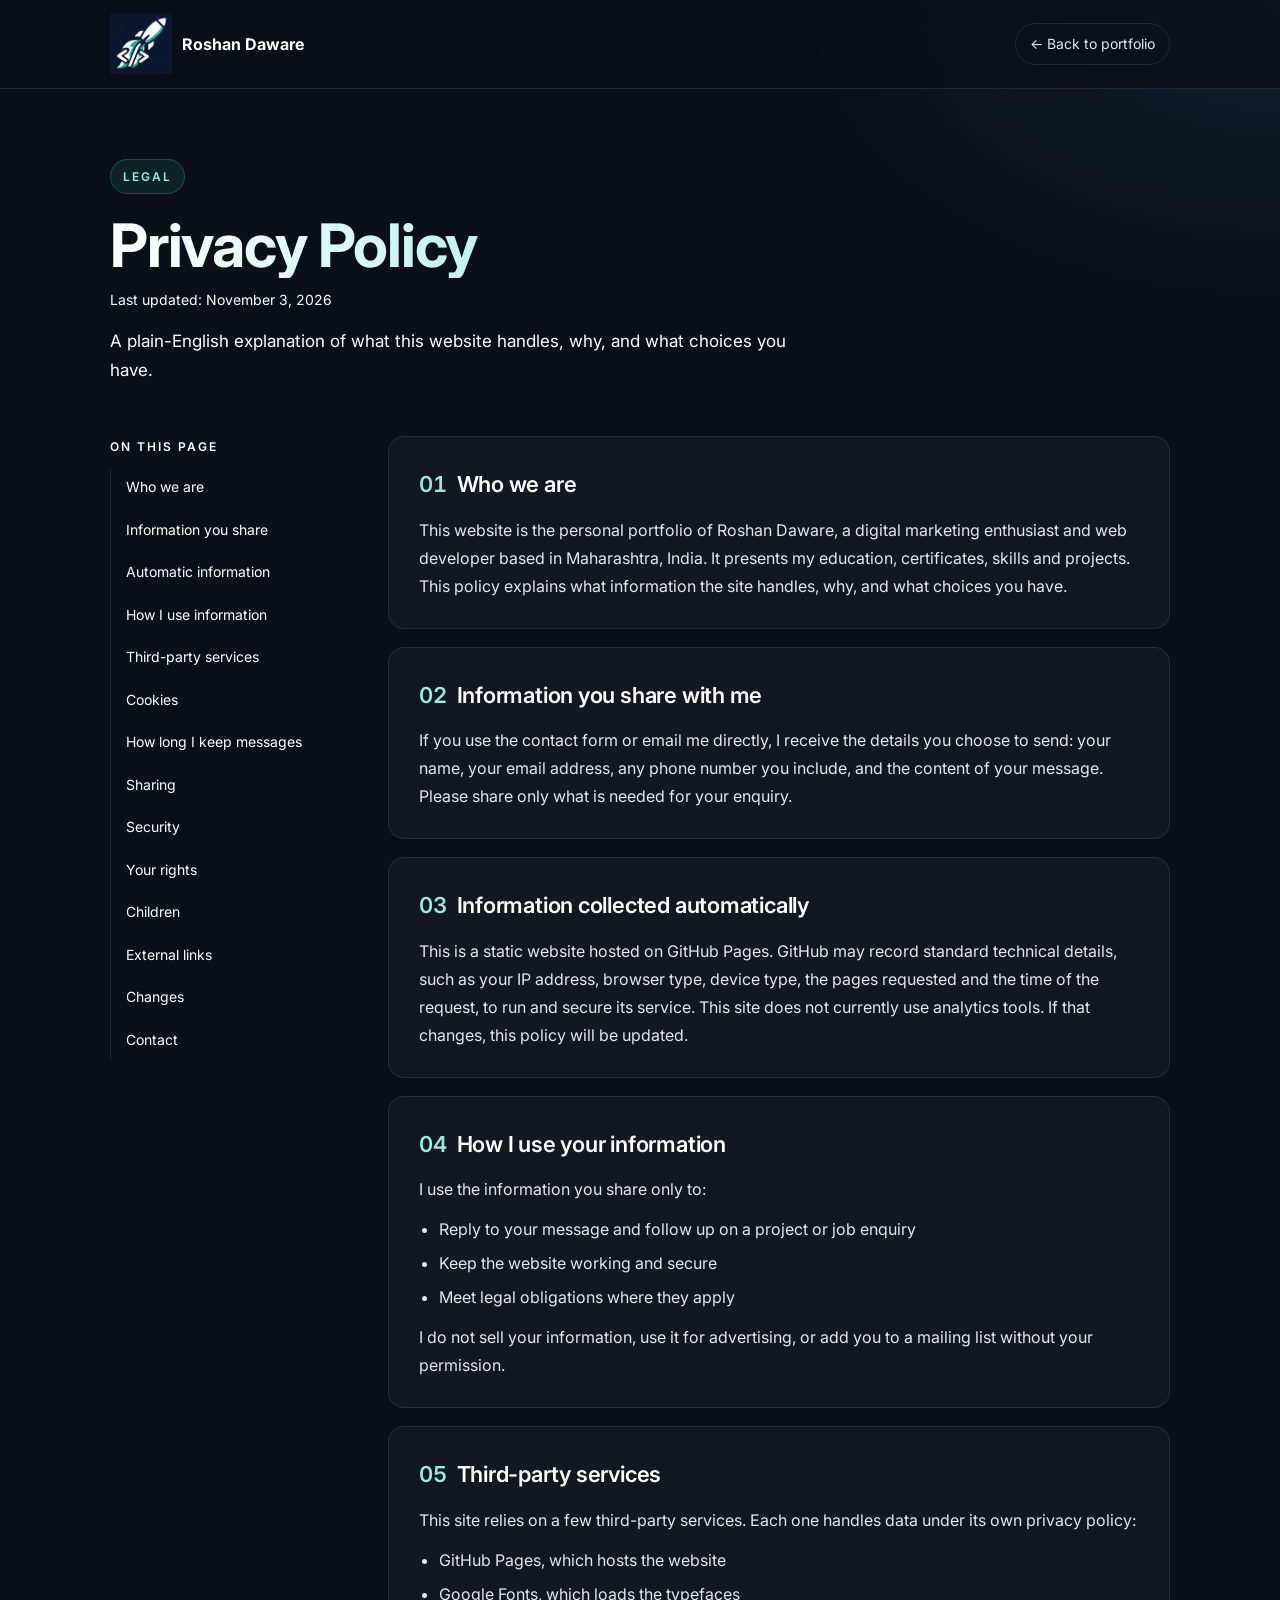
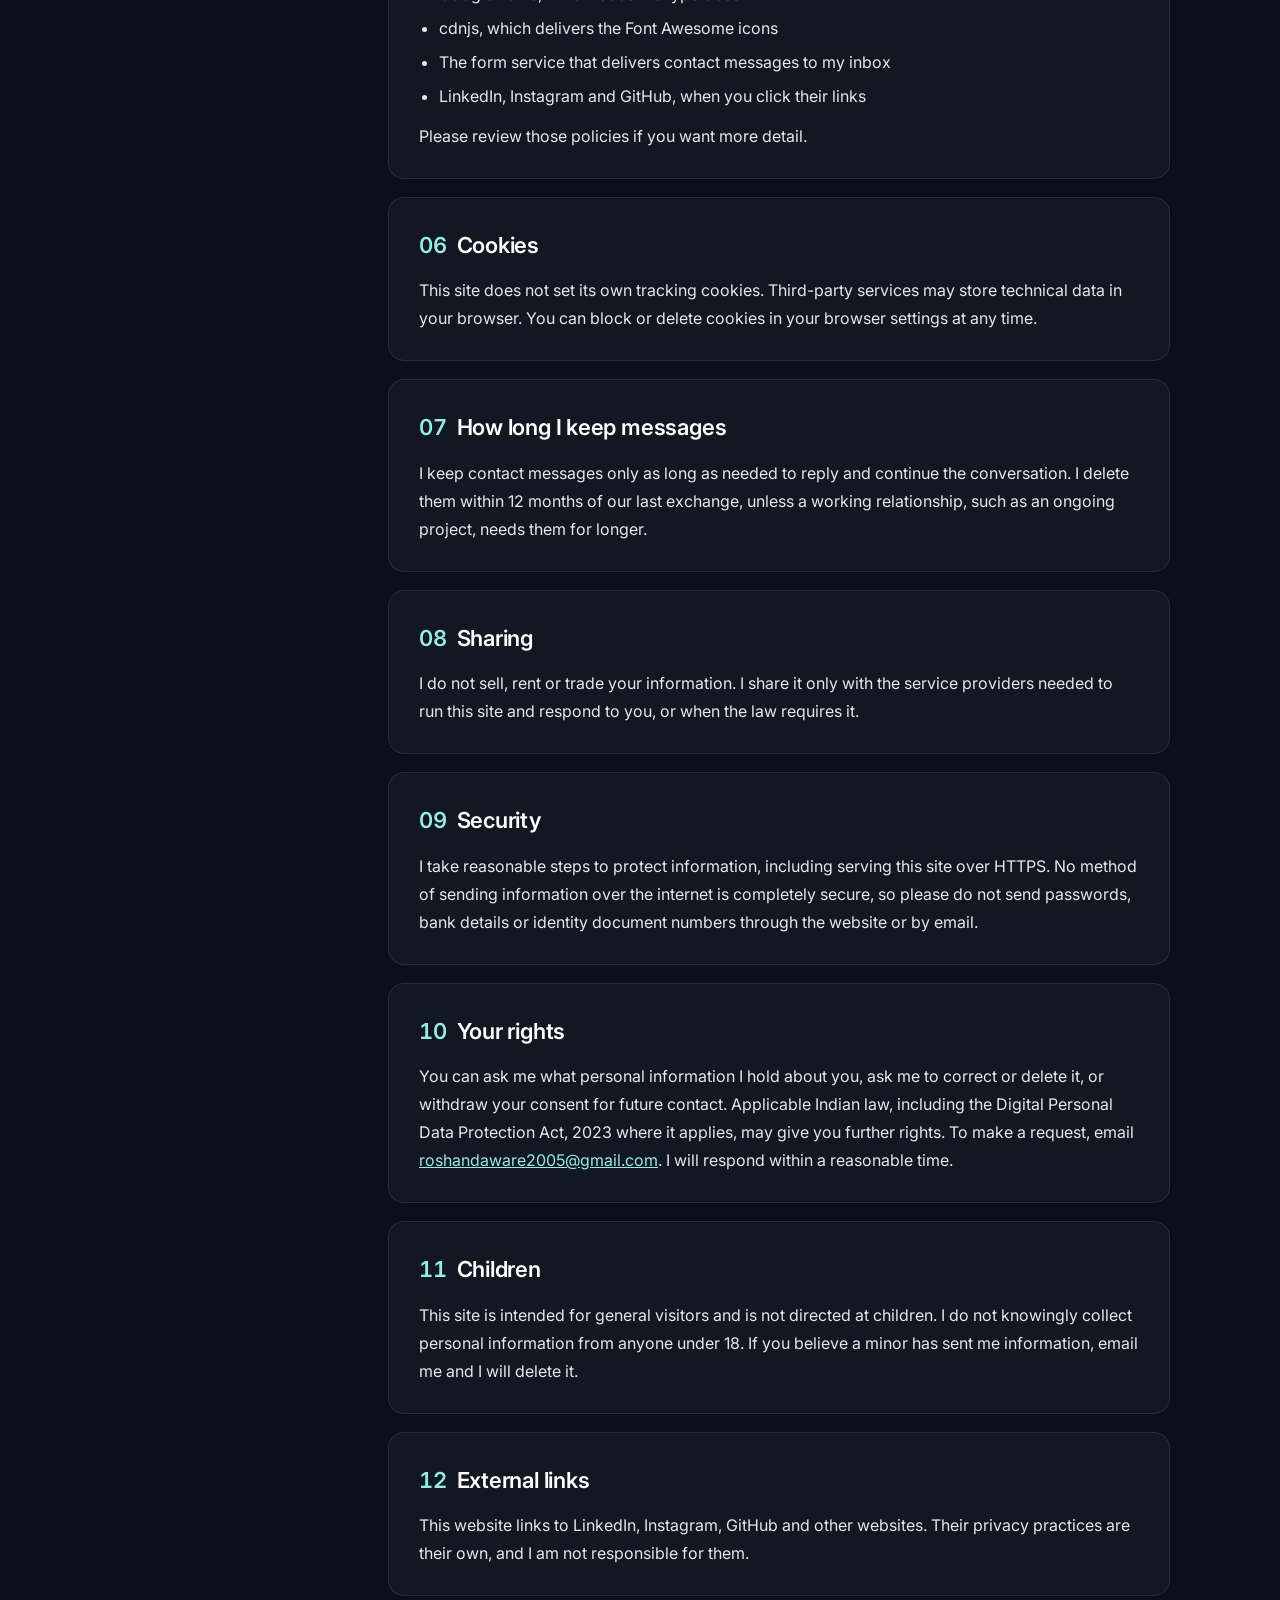
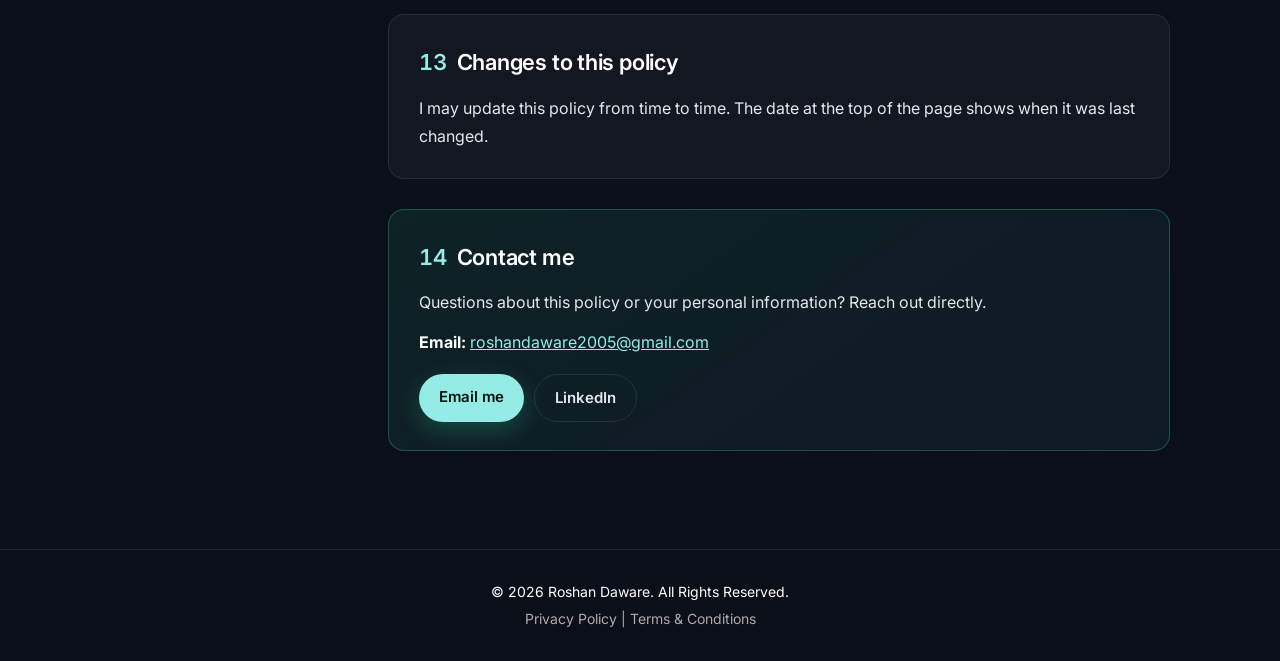
<file: privacy-policy.html>
<!DOCTYPE html>
<html lang="en">

<head>

    <meta charset="UTF-8">

    <meta name="viewport" content="width=device-width, initial-scale=1.0">

    <title>Privacy Policy | Roshan Daware</title>

    <meta name="description"
        content="How Roshan Daware's portfolio website handles information submitted through the contact form, and your rights over that information.">

    <meta name="author" content="Roshan Daware">

    <meta name="robots" content="index, follow">

    <meta name="theme-color" content="#0b0f19">

    <link rel="canonical" href="https://roshandaware.netlify.app/privacy-policy.html">

    <link rel="icon" type="image/png" href="images/favicon.png">

    <link rel="preconnect" href="https://fonts.googleapis.com">

    <link rel="preconnect" href="https://fonts.gstatic.com" crossorigin>

    <link href="https://fonts.googleapis.com/css2?family=Inter:wght@400;500;600;700&display=swap" rel="stylesheet">

    <link rel="stylesheet" href="https://cdnjs.cloudflare.com/ajax/libs/font-awesome/6.4.0/css/all.min.css">

    <link rel="stylesheet" href="legal.css">

</head>

<body>

    <a href="#main" class="skip-link">Skip to main content</a>


    <!-- ================= TOP BAR ================= -->

    <header class="topbar">

        <div class="topbar-inner">

            <a href="index.html" class="brand">
                <img src="images/favicon.png" alt="Roshan Daware logo" class="logo-img">
                Roshan Daware
            </a>

            <a href="index.html" class="back-link">&larr; Back to portfolio</a>

        </div>

    </header>


    <!-- ================= HERO ================= -->

    <div class="legal-hero">

        <span class="eyebrow hero-anim">Legal</span>

        <h1 class="hero-anim delay-1">Privacy Policy</h1>

        <p class="updated hero-anim delay-2">Last updated: November 3, 2026</p>

        <p class="intro hero-anim delay-2">
            A plain-English explanation of what this website handles, why,
            and what choices you have.
        </p>

    </div>


    <!-- ================= LAYOUT ================= -->

    <div class="legal-layout">

        <nav class="toc" aria-label="On this page">

            <h2>On this page</h2>

            <ol>
                <li><a href="#about">Who we are</a></li>
                <li><a href="#shared-info">Information you share</a></li>
                <li><a href="#automatic">Automatic information</a></li>
                <li><a href="#use">How I use information</a></li>
                <li><a href="#third-party">Third-party services</a></li>
                <li><a href="#cookies">Cookies</a></li>
                <li><a href="#retention">How long I keep messages</a></li>
                <li><a href="#sharing">Sharing</a></li>
                <li><a href="#security">Security</a></li>
                <li><a href="#rights">Your rights</a></li>
                <li><a href="#children">Children</a></li>
                <li><a href="#links">External links</a></li>
                <li><a href="#changes">Changes</a></li>
                <li><a href="#contact">Contact</a></li>
            </ol>

        </nav>


        <main id="main" class="content">

            <section class="policy-section" id="about">
                <h2><span>01</span>Who we are</h2>
                <p>
                    This website is the personal portfolio of Roshan Daware,
                    a digital marketing enthusiast and web developer based in
                    Maharashtra, India. It presents my education, certificates,
                    skills and projects. This policy explains what information
                    the site handles, why, and what choices you have.
                </p>
            </section>

            <section class="policy-section" id="shared-info">
                <h2><span>02</span>Information you share with me</h2>
                <p>
                    If you use the contact form or email me directly, I receive
                    the details you choose to send: your name, your email address,
                    any phone number you include, and the content of your message.
                    Please share only what is needed for your enquiry.
                </p>
            </section>

            <section class="policy-section" id="automatic">
                <h2><span>03</span>Information collected automatically</h2>
                <p>
                    This is a static website hosted on GitHub Pages. GitHub may
                    record standard technical details, such as your IP address,
                    browser type, device type, the pages requested and the time of
                    the request, to run and secure its service. This site does not
                    currently use analytics tools. If that changes, this policy
                    will be updated.
                </p>
            </section>

            <section class="policy-section" id="use">
                <h2><span>04</span>How I use your information</h2>
                <p>I use the information you share only to:</p>
                <ul>
                    <li>Reply to your message and follow up on a project or job enquiry</li>
                    <li>Keep the website working and secure</li>
                    <li>Meet legal obligations where they apply</li>
                </ul>
                <p>
                    I do not sell your information, use it for advertising, or add
                    you to a mailing list without your permission.
                </p>
            </section>

            <section class="policy-section" id="third-party">
                <h2><span>05</span>Third-party services</h2>
                <p>
                    This site relies on a few third-party services. Each one handles
                    data under its own privacy policy:
                </p>
                <ul>
                    <li>GitHub Pages, which hosts the website</li>
                    <li>Google Fonts, which loads the typefaces</li>
                    <li>cdnjs, which delivers the Font Awesome icons</li>
                    <li>The form service that delivers contact messages to my inbox</li>
                    <li>LinkedIn, Instagram and GitHub, when you click their links</li>
                </ul>
                <p>Please review those policies if you want more detail.</p>
            </section>

            <section class="policy-section" id="cookies">
                <h2><span>06</span>Cookies</h2>
                <p>
                    This site does not set its own tracking cookies. Third-party
                    services may store technical data in your browser. You can block
                    or delete cookies in your browser settings at any time.
                </p>
            </section>

            <section class="policy-section" id="retention">
                <h2><span>07</span>How long I keep messages</h2>
                <p>
                    I keep contact messages only as long as needed to reply and
                    continue the conversation. I delete them within 12 months of our
                    last exchange, unless a working relationship, such as an ongoing
                    project, needs them for longer.
                </p>
            </section>

            <section class="policy-section" id="sharing">
                <h2><span>08</span>Sharing</h2>
                <p>
                    I do not sell, rent or trade your information. I share it only
                    with the service providers needed to run this site and respond
                    to you, or when the law requires it.
                </p>
            </section>

            <section class="policy-section" id="security">
                <h2><span>09</span>Security</h2>
                <p>
                    I take reasonable steps to protect information, including serving
                    this site over HTTPS. No method of sending information over the
                    internet is completely secure, so please do not send passwords,
                    bank details or identity document numbers through the website or
                    by email.
                </p>
            </section>

            <section class="policy-section" id="rights">
                <h2><span>10</span>Your rights</h2>
                <p>
                    You can ask me what personal information I hold about you, ask me
                    to correct or delete it, or withdraw your consent for future
                    contact. Applicable Indian law, including the Digital Personal
                    Data Protection Act, 2023 where it applies, may give you further
                    rights. To make a request, email
                    <a href="mailto:roshandaware2005@gmail.com">roshandaware2005@gmail.com</a>.
                    I will respond within a reasonable time.
                </p>
            </section>

            <section class="policy-section" id="children">
                <h2><span>11</span>Children</h2>
                <p>
                    This site is intended for general visitors and is not directed at
                    children. I do not knowingly collect personal information from
                    anyone under 18. If you believe a minor has sent me information,
                    email me and I will delete it.
                </p>
            </section>

            <section class="policy-section" id="links">
                <h2><span>12</span>External links</h2>
                <p>
                    This website links to LinkedIn, Instagram, GitHub and other
                    websites. Their privacy practices are their own, and I am not
                    responsible for them.
                </p>
            </section>

            <section class="policy-section" id="changes">
                <h2><span>13</span>Changes to this policy</h2>
                <p>
                    I may update this policy from time to time. The date at the top
                    of the page shows when it was last changed.
                </p>
            </section>

            <section class="policy-section contact-card" id="contact">
                <h2><span>14</span>Contact me</h2>
                <p>
                    Questions about this policy or your personal information? Reach
                    out directly.
                </p>
                <p>
                    <strong>Email:</strong>
                    <a href="mailto:roshandaware2005@gmail.com">roshandaware2005@gmail.com</a>
                </p>
                <div class="contact-buttons">
                    <a class="btn btn-primary" href="mailto:roshandaware2005@gmail.com">Email me</a>
                    <a class="btn btn-ghost"
                       href="https://www.linkedin.com/in/roshan-daware-102926284/"
                       target="_blank" rel="noopener noreferrer">
                        LinkedIn
                    </a>
                </div>
            </section>

        </main>

    </div>


    <!-- ================= FOOTER ================= -->
<footer class="site-footer">

    <p>© 2026 Roshan Daware. All Rights Reserved.</p>

    <p>
        <a href="privacy-policy.html">Privacy Policy</a> 
        <span>|</span>
        <a href="terms-and-conditions.html">Terms &amp; Conditions</a>
    </p>

</footer>

</body>

</html>
</file>
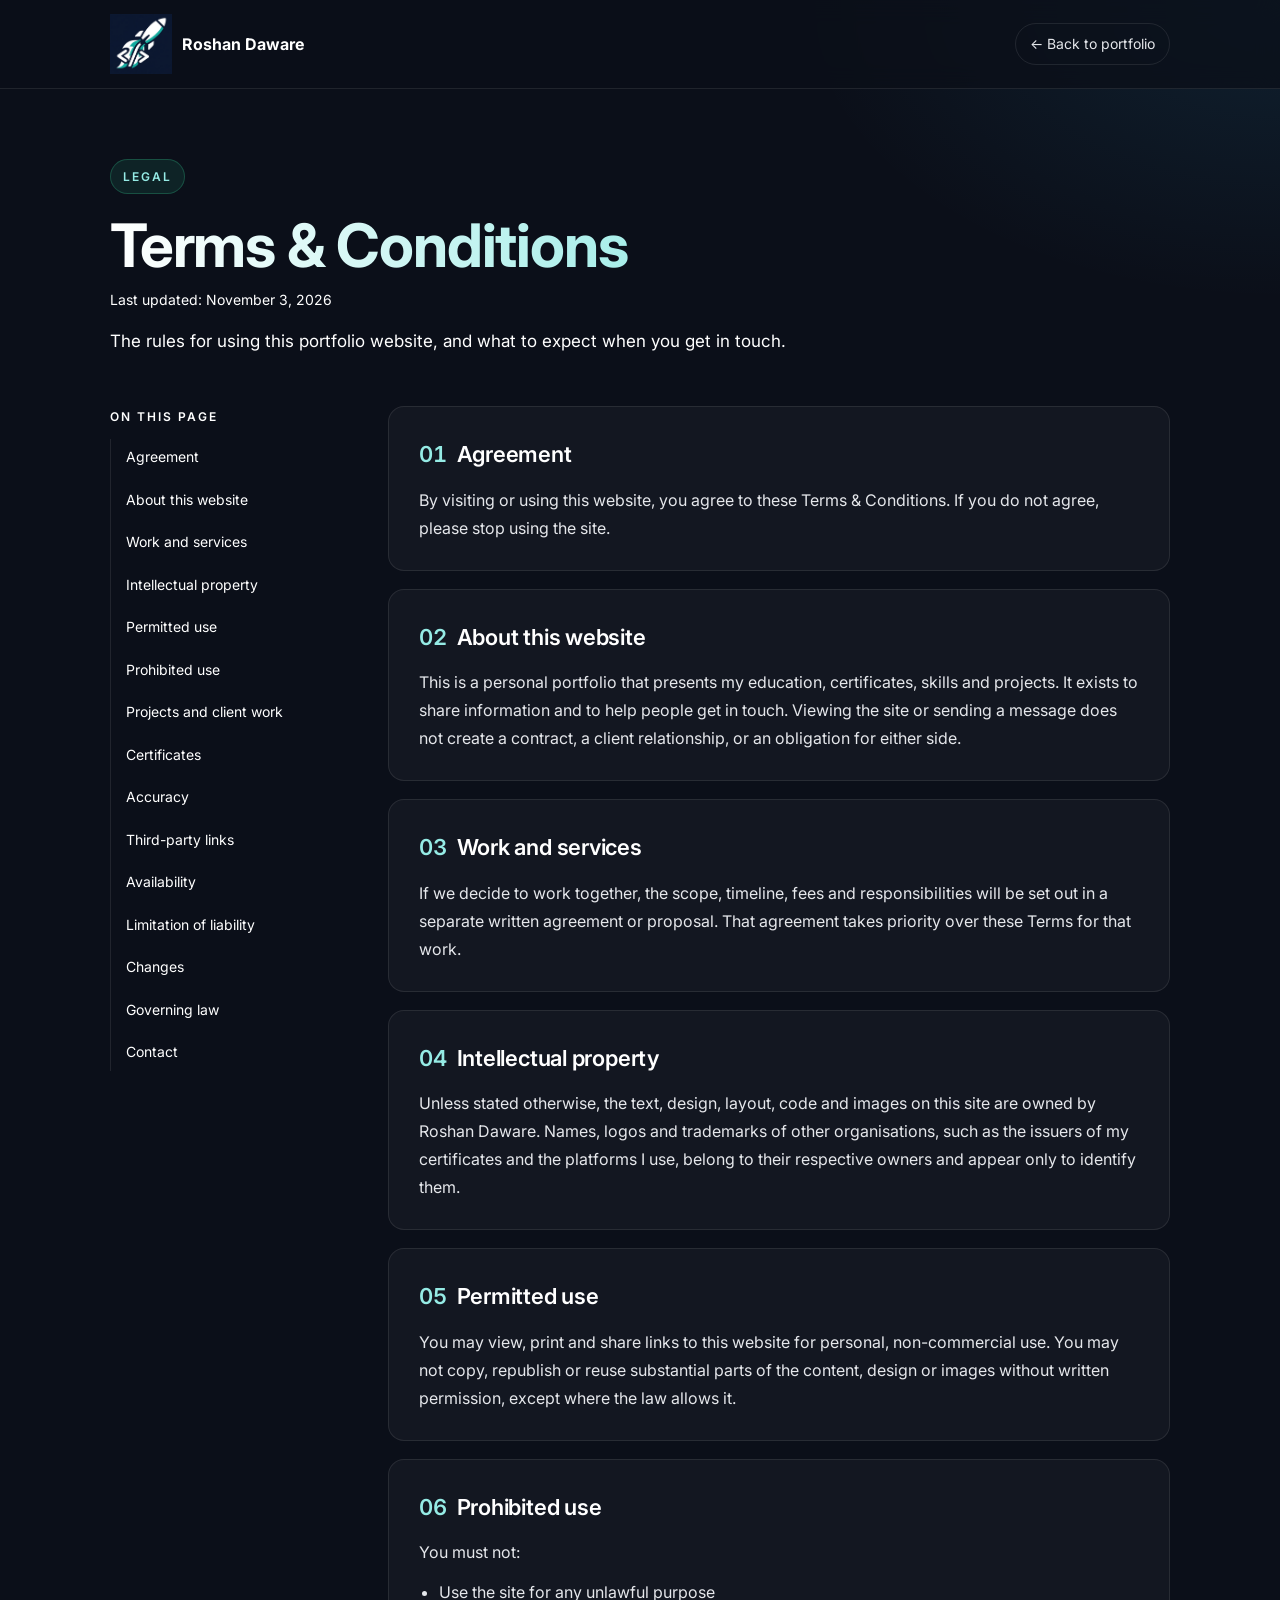
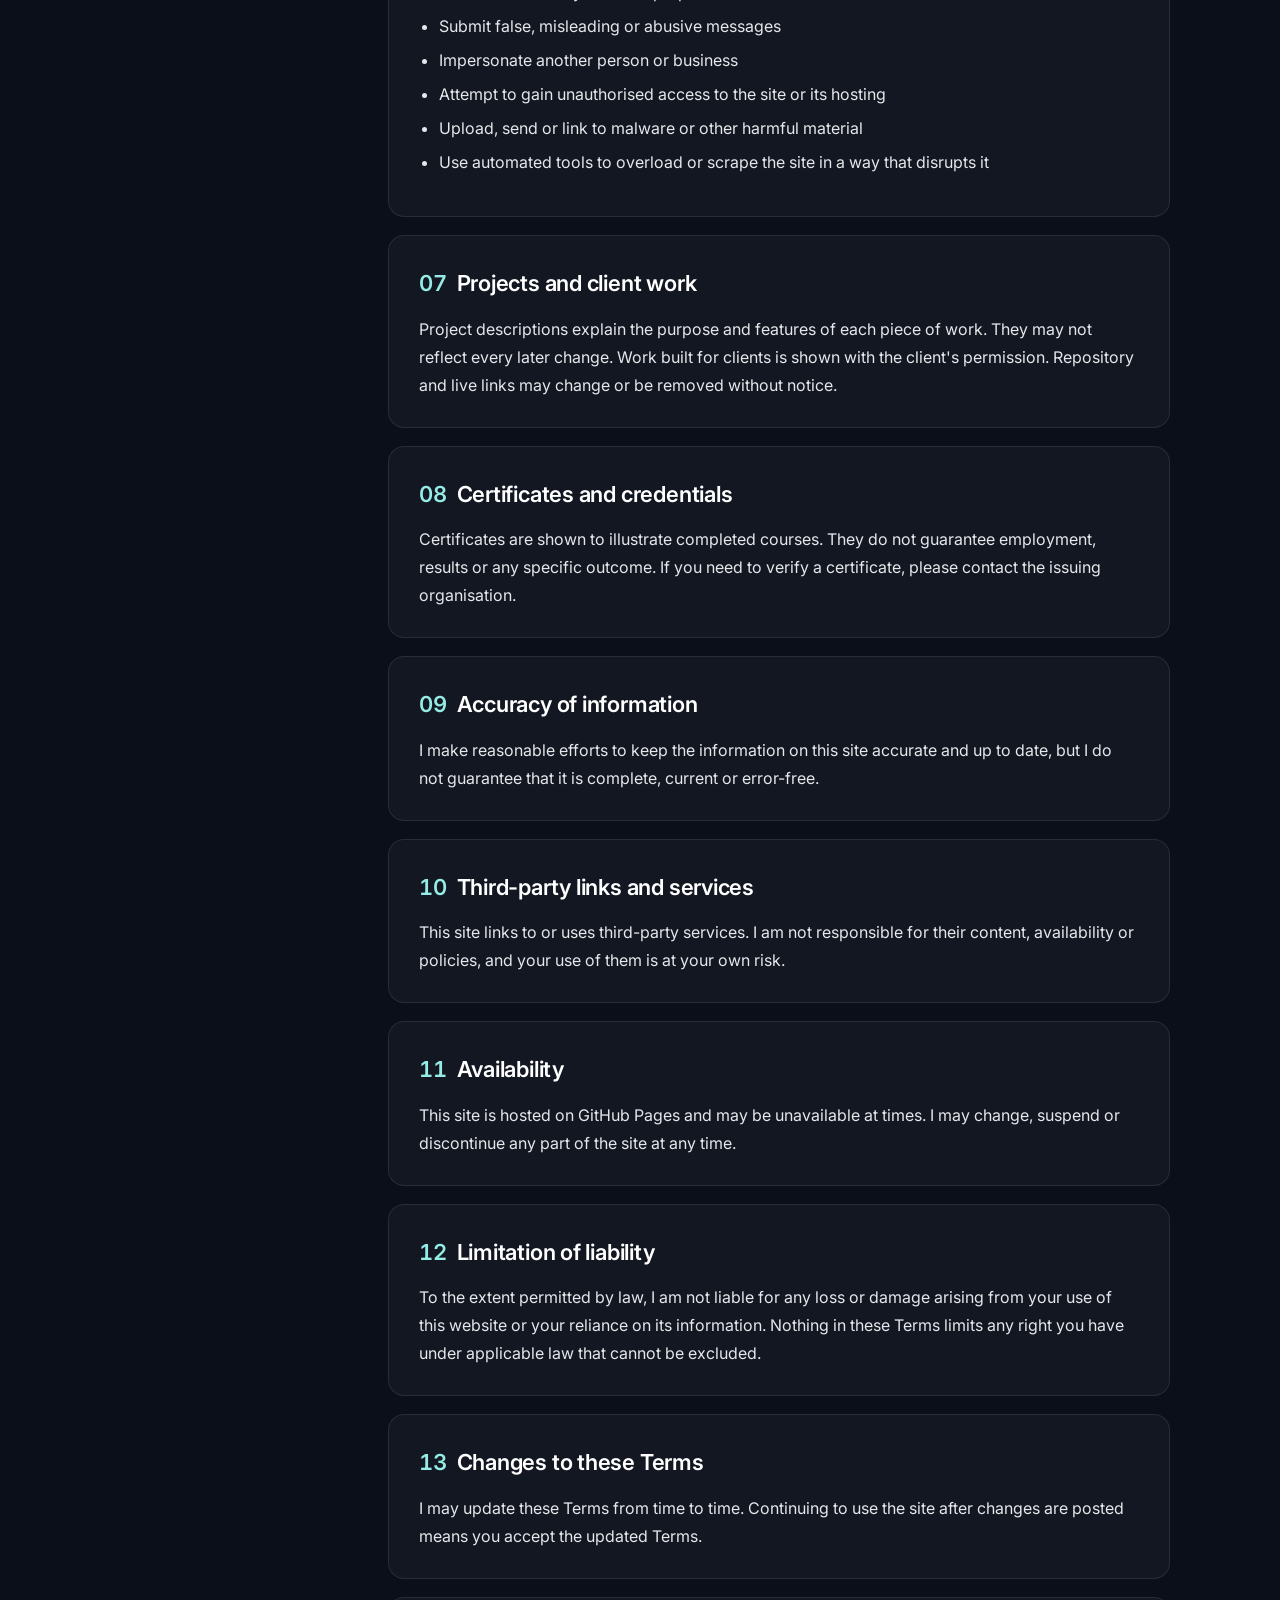
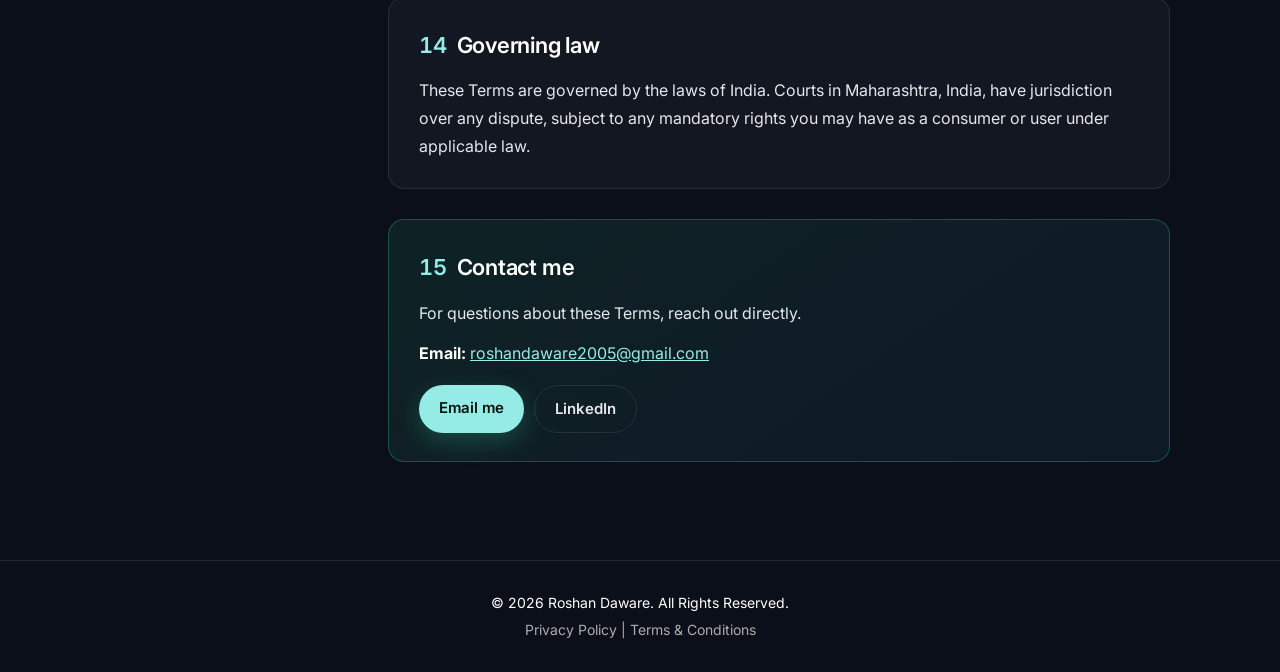
<file: terms-and-conditions.html>
<!DOCTYPE html>
<html lang="en">

<head>

    <meta charset="UTF-8">

    <meta name="viewport" content="width=device-width, initial-scale=1.0">

    <title>Terms &amp; Conditions | Roshan Daware</title>

    <meta name="description"
        content="Terms and conditions for using Roshan Daware's portfolio website, including intellectual property, project information and limitations.">

    <meta name="author" content="Roshan Daware">

    <meta name="robots" content="index, follow">

    <meta name="theme-color" content="#0b0f19">

    <link rel="canonical" href="https://roshandaware.netlify.app/terms-and-conditions.html">

    <link rel="icon" type="image/png" href="images/favicon.png">

    <link rel="preconnect" href="https://fonts.googleapis.com">

    <link rel="preconnect" href="https://fonts.gstatic.com" crossorigin>

    <link href="https://fonts.googleapis.com/css2?family=Inter:wght@400;500;600;700&display=swap" rel="stylesheet">

    <link rel="stylesheet" href="https://cdnjs.cloudflare.com/ajax/libs/font-awesome/6.4.0/css/all.min.css">

    <link rel="stylesheet" href="legal.css">

</head>

<body>

    <a href="#main" class="skip-link">Skip to main content</a>


    <!-- ================= TOP BAR ================= -->

    <header class="topbar">

        <div class="topbar-inner">

            <a href="index.html" class="brand">
                 <img src="images/logo.png" alt="Roshan Daware logo" class="logo-img">
                Roshan Daware
            </a>

            <a href="index.html" class="back-link">&larr; Back to portfolio</a>

        </div>

    </header>


    <!-- ================= HERO ================= -->

    <div class="legal-hero">

        <span class="eyebrow hero-anim">Legal</span>

        <h1 class="hero-anim delay-1">Terms &amp; Conditions</h1>

        <p class="updated hero-anim delay-2">Last updated: November 3, 2026</p>

        <p class="intro hero-anim delay-2">
            The rules for using this portfolio website, and what to expect
            when you get in touch.
        </p>

    </div>


    <!-- ================= LAYOUT ================= -->

    <div class="legal-layout">

        <nav class="toc" aria-label="On this page">

            <h2>On this page</h2>

            <ol>
                <li><a href="#agreement">Agreement</a></li>
                <li><a href="#about">About this website</a></li>
                <li><a href="#work">Work and services</a></li>
                <li><a href="#ip">Intellectual property</a></li>
                <li><a href="#permitted">Permitted use</a></li>
                <li><a href="#prohibited">Prohibited use</a></li>
                <li><a href="#projects">Projects and client work</a></li>
                <li><a href="#certificates">Certificates</a></li>
                <li><a href="#accuracy">Accuracy</a></li>
                <li><a href="#third-party">Third-party links</a></li>
                <li><a href="#availability">Availability</a></li>
                <li><a href="#liability">Limitation of liability</a></li>
                <li><a href="#changes">Changes</a></li>
                <li><a href="#law">Governing law</a></li>
                <li><a href="#contact">Contact</a></li>
            </ol>

        </nav>


        <main id="main" class="content">

            <section class="policy-section" id="agreement">
                <h2><span>01</span>Agreement</h2>
                <p>
                    By visiting or using this website, you agree to these Terms &amp;
                    Conditions. If you do not agree, please stop using the site.
                </p>
            </section>

            <section class="policy-section" id="about">
                <h2><span>02</span>About this website</h2>
                <p>
                    This is a personal portfolio that presents my education,
                    certificates, skills and projects. It exists to share information
                    and to help people get in touch. Viewing the site or sending a
                    message does not create a contract, a client relationship, or an
                    obligation for either side.
                </p>
            </section>

            <section class="policy-section" id="work">
                <h2><span>03</span>Work and services</h2>
                <p>
                    If we decide to work together, the scope, timeline, fees and
                    responsibilities will be set out in a separate written agreement
                    or proposal. That agreement takes priority over these Terms for
                    that work.
                </p>
            </section>

            <section class="policy-section" id="ip">
                <h2><span>04</span>Intellectual property</h2>
                <p>
                    Unless stated otherwise, the text, design, layout, code and images
                    on this site are owned by Roshan Daware. Names, logos and
                    trademarks of other organisations, such as the issuers of my
                    certificates and the platforms I use, belong to their respective
                    owners and appear only to identify them.
                </p>
            </section>

            <section class="policy-section" id="permitted">
                <h2><span>05</span>Permitted use</h2>
                <p>
                    You may view, print and share links to this website for personal,
                    non-commercial use. You may not copy, republish or reuse
                    substantial parts of the content, design or images without written
                    permission, except where the law allows it.
                </p>
            </section>

            <section class="policy-section" id="prohibited">
                <h2><span>06</span>Prohibited use</h2>
                <p>You must not:</p>
                <ul>
                    <li>Use the site for any unlawful purpose</li>
                    <li>Submit false, misleading or abusive messages</li>
                    <li>Impersonate another person or business</li>
                    <li>Attempt to gain unauthorised access to the site or its hosting</li>
                    <li>Upload, send or link to malware or other harmful material</li>
                    <li>Use automated tools to overload or scrape the site in a way that disrupts it</li>
                </ul>
            </section>

            <section class="policy-section" id="projects">
                <h2><span>07</span>Projects and client work</h2>
                <p>
                    Project descriptions explain the purpose and features of each piece
                    of work. They may not reflect every later change. Work built for
                    clients is shown with the client's permission. Repository and live
                    links may change or be removed without notice.
                </p>
            </section>

            <section class="policy-section" id="certificates">
                <h2><span>08</span>Certificates and credentials</h2>
                <p>
                    Certificates are shown to illustrate completed courses. They do not
                    guarantee employment, results or any specific outcome. If you need
                    to verify a certificate, please contact the issuing organisation.
                </p>
            </section>

            <section class="policy-section" id="accuracy">
                <h2><span>09</span>Accuracy of information</h2>
                <p>
                    I make reasonable efforts to keep the information on this site
                    accurate and up to date, but I do not guarantee that it is complete,
                    current or error-free.
                </p>
            </section>

            <section class="policy-section" id="third-party">
                <h2><span>10</span>Third-party links and services</h2>
                <p>
                    This site links to or uses third-party services. I am not
                    responsible for their content, availability or policies, and your
                    use of them is at your own risk.
                </p>
            </section>

            <section class="policy-section" id="availability">
                <h2><span>11</span>Availability</h2>
                <p>
                    This site is hosted on GitHub Pages and may be unavailable at times.
                    I may change, suspend or discontinue any part of the site at any time.
                </p>
            </section>

            <section class="policy-section" id="liability">
                <h2><span>12</span>Limitation of liability</h2>
                <p>
                    To the extent permitted by law, I am not liable for any loss or
                    damage arising from your use of this website or your reliance on
                    its information. Nothing in these Terms limits any right you have
                    under applicable law that cannot be excluded.
                </p>
            </section>

            <section class="policy-section" id="changes">
                <h2><span>13</span>Changes to these Terms</h2>
                <p>
                    I may update these Terms from time to time. Continuing to use the
                    site after changes are posted means you accept the updated Terms.
                </p>
            </section>

            <section class="policy-section" id="law">
                <h2><span>14</span>Governing law</h2>
                <p>
                    These Terms are governed by the laws of India. Courts in Maharashtra,
                    India, have jurisdiction over any dispute, subject to any mandatory
                    rights you may have as a consumer or user under applicable law.
                </p>
            </section>

            <section class="policy-section contact-card" id="contact">
                <h2><span>15</span>Contact me</h2>
                <p>
                    For questions about these Terms, reach out directly.
                </p>
                <p>
                    <strong>Email:</strong>
                    <a href="mailto:roshandaware2005@gmail.com">roshandaware2005@gmail.com</a>
                </p>
                <div class="contact-buttons">
                    <a class="btn btn-primary" href="mailto:roshandaware2005@gmail.com">Email me</a>
                    <a class="btn btn-ghost"
                       href="https://www.linkedin.com/in/roshan-daware-102926284/"
                       target="_blank" rel="noopener noreferrer">
                        LinkedIn
                    </a>
                </div>
            </section>

        </main>

    </div>


    <!-- ================= FOOTER ================= -->

    <footer class="site-footer">

        <p>&copy; 2026 Roshan Daware. All Rights Reserved.</p>

        <p>
            <a href="privacy-policy.html">Privacy Policy</a> 
            <span>|</span>
            <a href="terms-and-conditions.html">Terms &amp; Conditions</a>
        </p>

    </footer>

</body>

</html>
</file>
<file: legal.css>
/* ========================================= Legal pages: privacy policy and terms ========================================= */

:root {
  --bg: #0b0f19;
  --surface: rgba(255, 255, 255, 0.035);
  --surface-strong: rgba(255, 255, 255, 0.06);
  --border: rgba(255, 255, 255, 0.09);
  --text: #e5e7eb;
  --muted: #ffffff;
  --heading: #ffffff;
  --accent: #95ebe5;
  --accent-2: #38bdf8;
  --radius: 16px;
}

* { box-sizing: border-box; }

html {
  scroll-behavior: smooth;
  scroll-padding-top: 100px;
}

body {
  margin: 0;
  min-height: 100vh;
  background:
    radial-gradient(900px 500px at 8% -10%, rgba(52, 211, 153, 0.12), transparent 60%),
    radial-gradient(800px 500px at 100% 0%, rgba(56, 189, 248, 0.10), transparent 60%),
    var(--bg);
  color: var(--text);
  font-family: 'Inter', system-ui, -apple-system, 'Segoe UI', Roboto, Arial, sans-serif;
  font-size: 16px;
  line-height: 1.75;
  -webkit-font-smoothing: antialiased;
}

a { color: var(--accent); }
strong { color: var(--heading); }

.skip-link {
  position: absolute;
  left: -9999px;
  top: 0;
  background: #fff;
  color: #000;
  padding: 8px 12px;
  z-index: 1000;
}

.skip-link:focus {
  left: 10px;
  top: 10px;
}

/* ---------- Top bar ---------- */

.topbar {
  position: sticky;
  top: 0;
  z-index: 50;
  background: rgba(11, 15, 25, 0.75);
  backdrop-filter: blur(12px);
  -webkit-backdrop-filter: blur(12px);
  border-bottom: 1px solid var(--border);
}

.topbar-inner {
  max-width: 1100px;
  margin: 0 auto;
  padding: 14px 20px;
  display: flex;
  align-items: center;
  justify-content: space-between;
  gap: 16px;
}

.brand {
  display: flex;
  align-items: center;
  gap: 10px;
  color: var(--heading);
  text-decoration: none;
  font-weight: 700;
}

.brand i { color: var(--accent); }

.back-link {
  color: var(--text);
  text-decoration: none;
  font-size: 14px;
  padding: 8px 14px;
  border: 1px solid var(--border);
  border-radius: 999px;
  transition: border-color 0.25s, color 0.25s;
}

.back-link:hover {
  border-color: var(--accent);
  color: var(--accent);
}

/* ---------- Hero ---------- */

.legal-hero {
  max-width: 1100px;
  margin: 0 auto;
  padding: 70px 20px 30px;
}

.eyebrow {
  display: inline-block;
  font-size: 12px;
  font-weight: 600;
  letter-spacing: 2px;
  text-transform: uppercase;
  color: var(--accent);
  background: rgba(52, 211, 153, 0.1);
  border: 1px solid rgba(52, 211, 153, 0.25);
  padding: 6px 12px;
  border-radius: 999px;
}

.legal-hero h1 {
  font-size: clamp(38px, 6vw, 60px);
  line-height: 1.1;
  letter-spacing: -0.02em;
  margin: 18px 0 10px;
  background: linear-gradient(90deg, #ffffff 0%, var(--accent) 60%, var(--accent-2) 100%);
  -webkit-background-clip: text;
  background-clip: text;
  color: transparent;
}

.updated {
  color: var(--muted);
  font-size: 14px;
  margin: 0 0 14px;
}

.intro {
  color: var(--muted);
  max-width: 680px;
  font-size: 17px;
  margin: 0;
}

@keyframes fadeUp {
  from { opacity: 0; transform: translateY(18px); }
  to   { opacity: 1; transform: none; }
}

.hero-anim {
  animation: fadeUp 0.8s cubic-bezier(0.2, 0.7, 0.2, 1) both;
}

.delay-1 { animation-delay: 0.1s; }
.delay-2 { animation-delay: 0.2s; }

/* ---------- Layout ---------- */

.legal-layout {
  max-width: 1100px;
  margin: 0 auto;
  padding: 20px 20px 80px;
  display: grid;
  grid-template-columns: 230px 1fr;
  gap: 48px;
}

/* ---------- Table of contents ---------- */

.toc {
  position: sticky;
  top: 100px;
  align-self: start;
  font-size: 14px;
}

.toc h2 {
  margin: 0 0 12px;
  font-size: 12px;
  font-weight: 600;
  letter-spacing: 2px;
  text-transform: uppercase;
  color: var(--muted);
}

.toc ol {
  list-style: none;
  margin: 0;
  padding: 0;
  border-left: 1px solid var(--border);
}

.toc a {
  display: block;
  padding: 6px 0 6px 14px;
  margin-left: -1px;
  border-left: 2px solid transparent;
  color: var(--muted);
  text-decoration: none;
  transition: color 0.2s, border-color 0.2s;
}

.toc a:hover {
  color: var(--heading);
  border-left-color: var(--accent);
}

/* ---------- Sections ---------- */

.content { min-width: 0; }

.policy-section {
  background: var(--surface);
  border: 1px solid var(--border);
  border-radius: var(--radius);
  padding: 28px 30px;
  margin-bottom: 18px;
  transition: background 0.3s, border-color 0.3s;
}

.policy-section:hover {
  background: var(--surface-strong);
  border-color: rgba(52, 211, 153, 0.25);
}

.policy-section h2 {
  margin: 0 0 12px;
  font-size: 22px;
  font-weight: 600;
  letter-spacing: -0.01em;
  color: var(--heading);
}

.policy-section h2 span {
  color: var(--accent);
  font-variant-numeric: tabular-nums;
  margin-right: 10px;
}

.policy-section p { margin: 0 0 12px; }
.policy-section p:last-child { margin-bottom: 0; }

ul {
  margin: 0 0 12px;
  padding-left: 20px;
}

li { margin-bottom: 6px; }

/* Scroll-linked reveal (supported in Chrome and Edge; other browsers show content normally) */
@keyframes reveal {
  from { opacity: 0; transform: translateY(28px); }
  to   { opacity: 1; transform: none; }
}

@supports (animation-timeline: view()) {
  .policy-section {
    animation: reveal linear both;
    animation-timeline: view();
    animation-range: entry 0% entry 40%;
  }
}

/* ---------- Contact card ---------- */

.contact-card {
  margin-top: 30px;
  background: linear-gradient(145deg, rgba(52, 211, 153, 0.10), rgba(56, 189, 248, 0.06));
  border-color: rgba(52, 211, 153, 0.3);
}

.contact-buttons {
  display: flex;
  flex-wrap: wrap;
  gap: 10px;
  margin-top: 18px;
}

.btn {
  display: inline-block;
  padding: 10px 20px;
  border-radius: 999px;
  font-size: 15px;
  font-weight: 600;
  text-decoration: none;
  transition: transform 0.2s, box-shadow 0.2s, background 0.2s, color 0.2s;
}

.btn:hover { transform: translateY(-2px); }

.btn-primary {
  background: var(--accent);
  color: #04130d;
  box-shadow: 0 8px 24px rgba(52, 211, 153, 0.25);
}

.btn-ghost {
  border: 1px solid var(--border);
  color: var(--text);
}

.btn-ghost:hover {
  border-color: var(--accent);
  color: var(--accent);
}

/* ---------- Footer ---------- */

.site-footer {
  border-top: 1px solid var(--border);
  padding: 28px 20px;
  text-align: center;
  color: var(--muted);
  font-size: 14px;
}

.site-footer p { margin: 2px 0; }

.site-footer a {
  color: #adacac;
  text-decoration: none;
}
.site-footer span {
  color: #adacac;
  text-decoration: none;
}

.site-footer a:hover { color: var(--accent); }

/* ---------- Responsive ---------- */

@media (max-width: 900px) {
  .legal-layout {
    grid-template-columns: 1fr;
    gap: 24px;
  }

  .toc { position: static; }

  .toc ol {
    display: flex;
    flex-wrap: wrap;
    gap: 8px;
    border-left: none;
  }

  .toc a {
    padding: 6px 12px;
    margin: 0;
    border: 1px solid var(--border);
    border-radius: 999px;
  }

  .toc a:hover { border-color: var(--accent); }
}

@media (max-width: 600px) {
  .legal-hero { padding-top: 50px; }
  .policy-section { padding: 22px 20px; }
  .policy-section h2 { font-size: 20px; }
}

/* ---------- Reduced motion ---------- */

@media (prefers-reduced-motion: reduce) {
  *, *::before, *::after {
    animation: none !important;
    transition: none !important;
    scroll-behavior: auto !important;
  }
}
.logo-img {
  height: 60px;
  width: auto;
}
</file>
